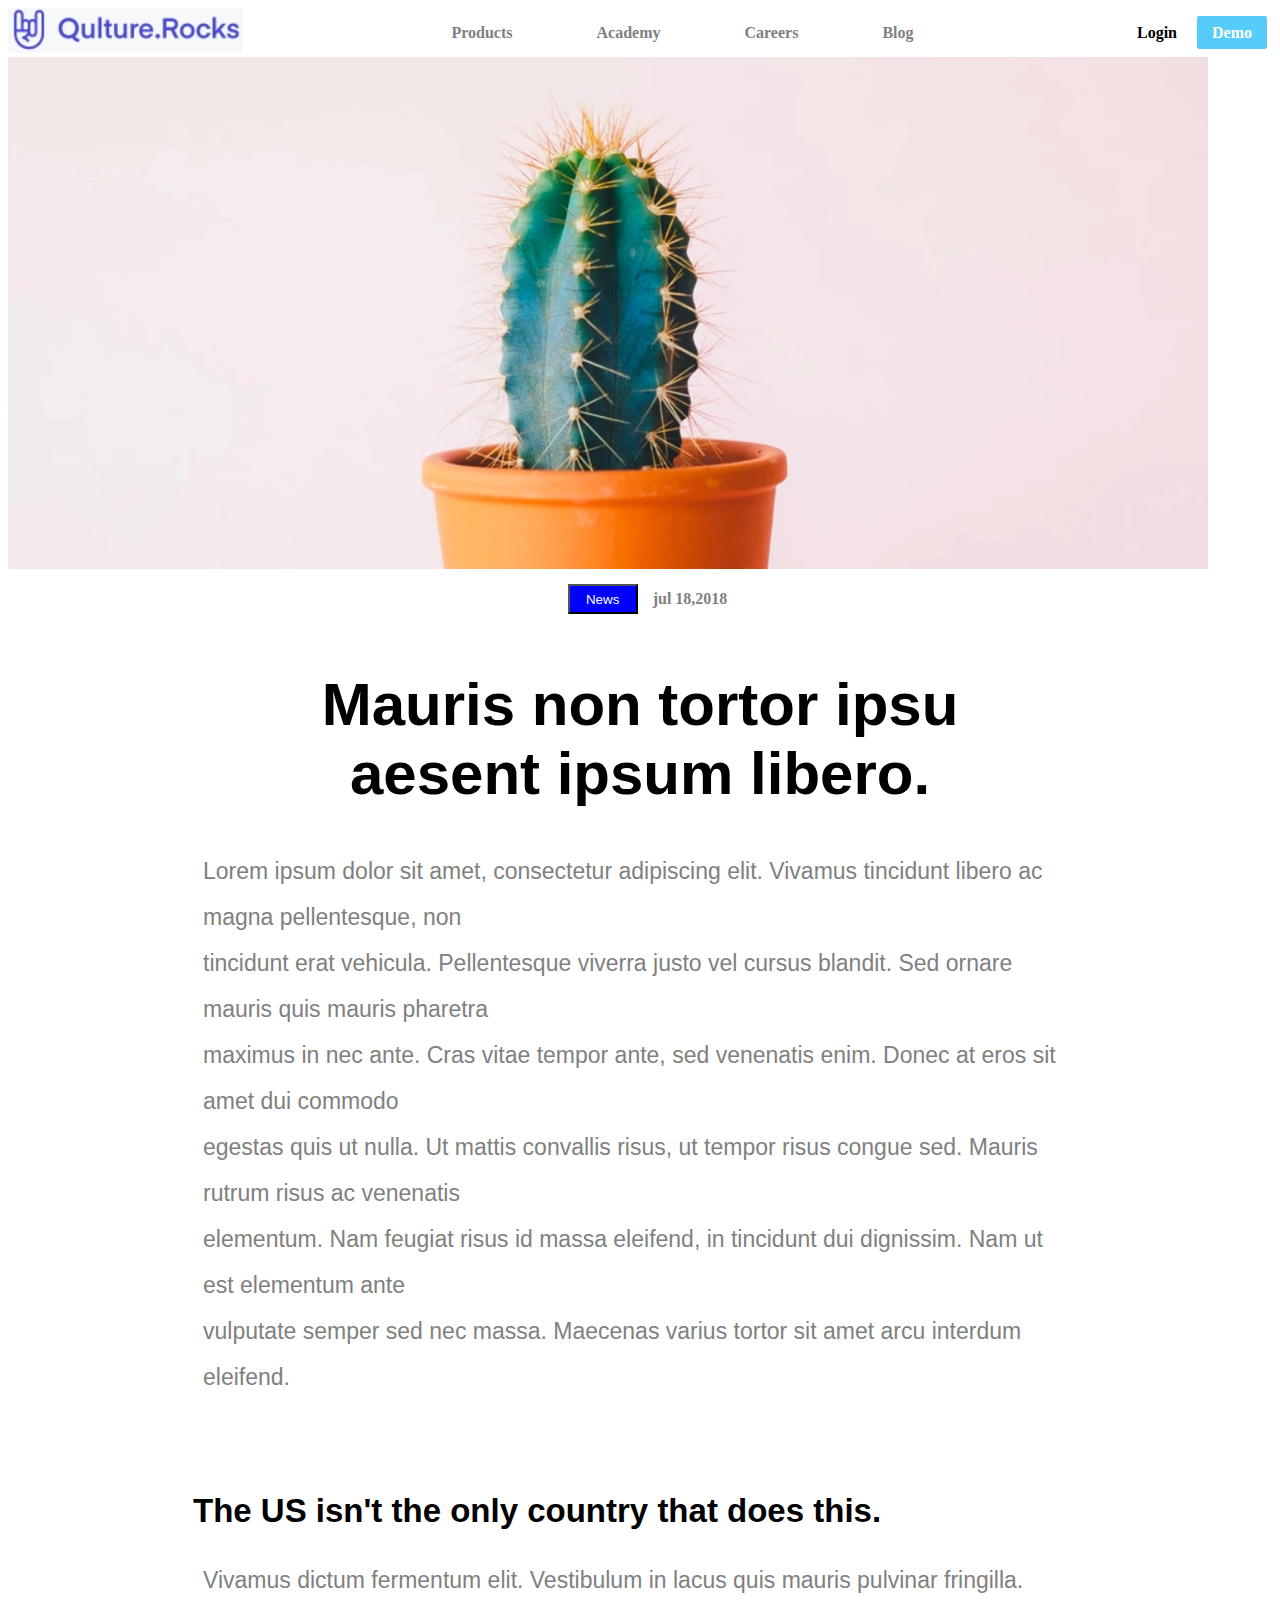
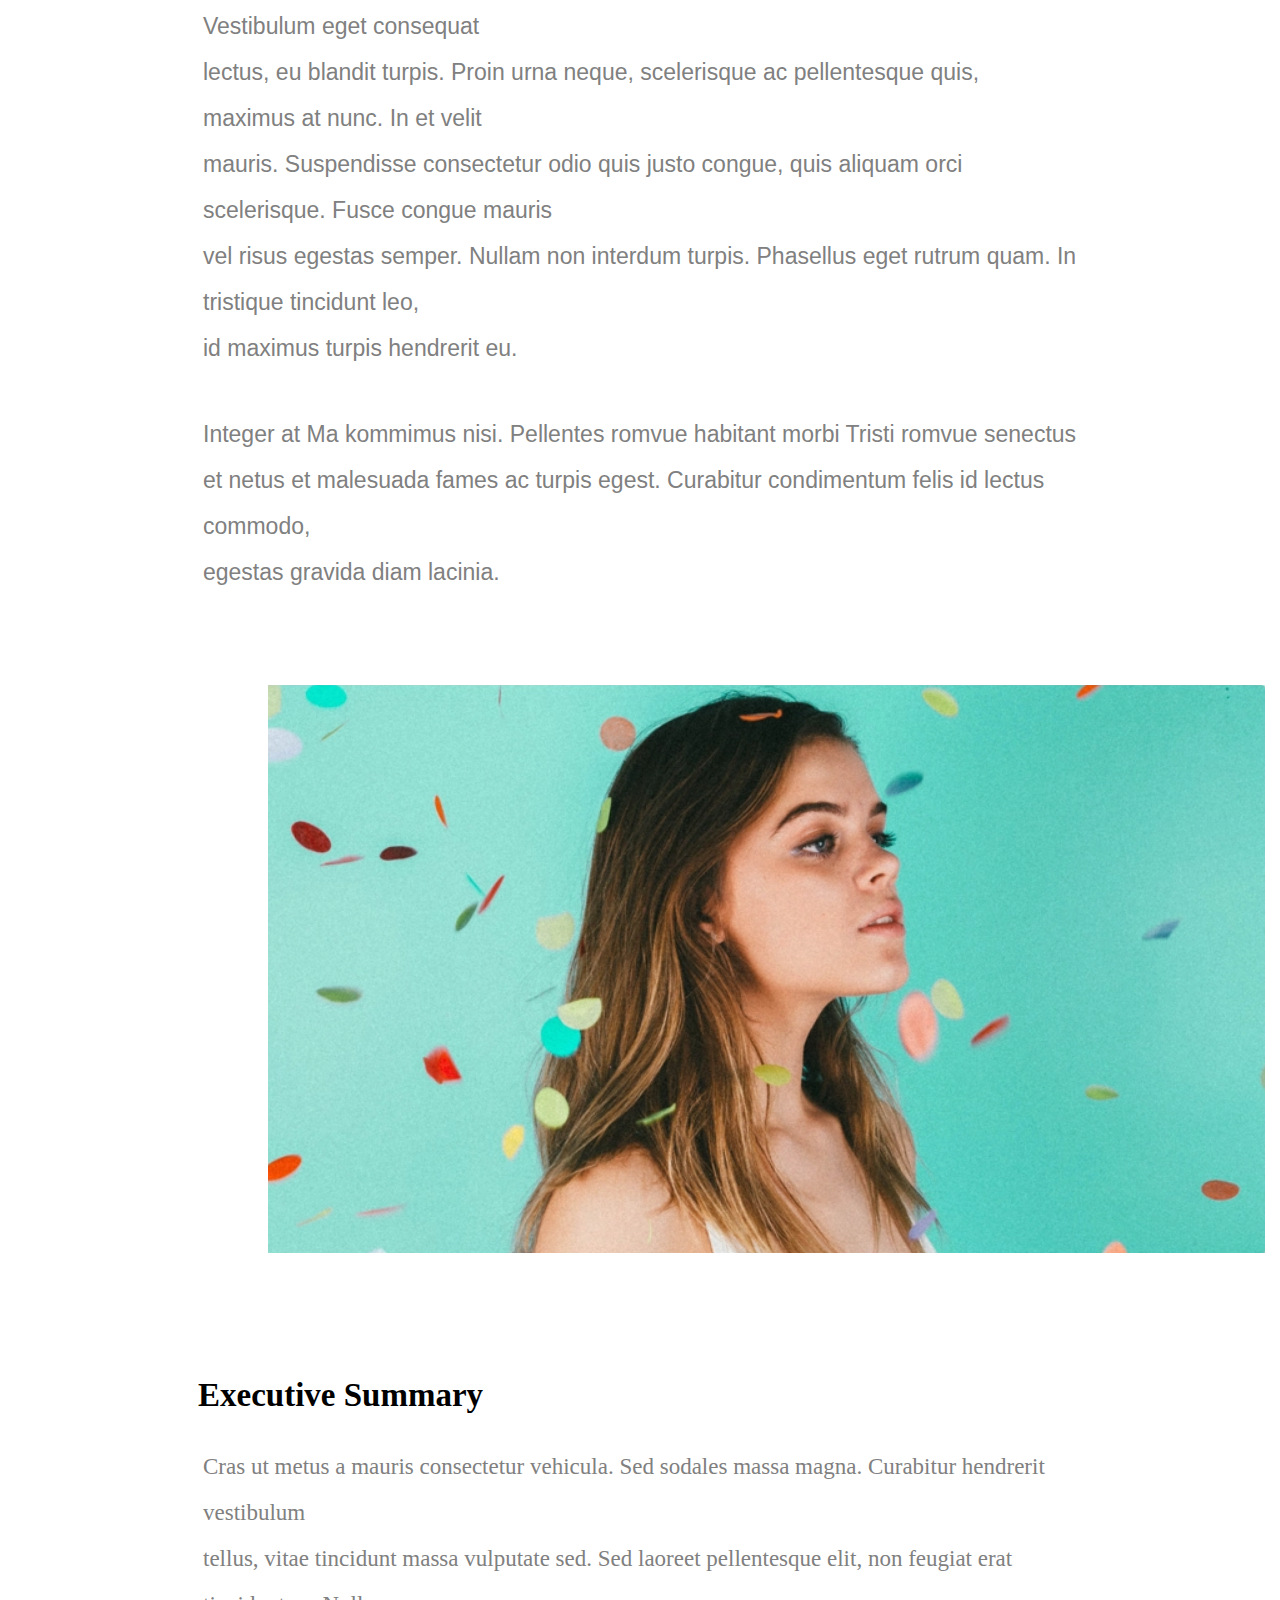
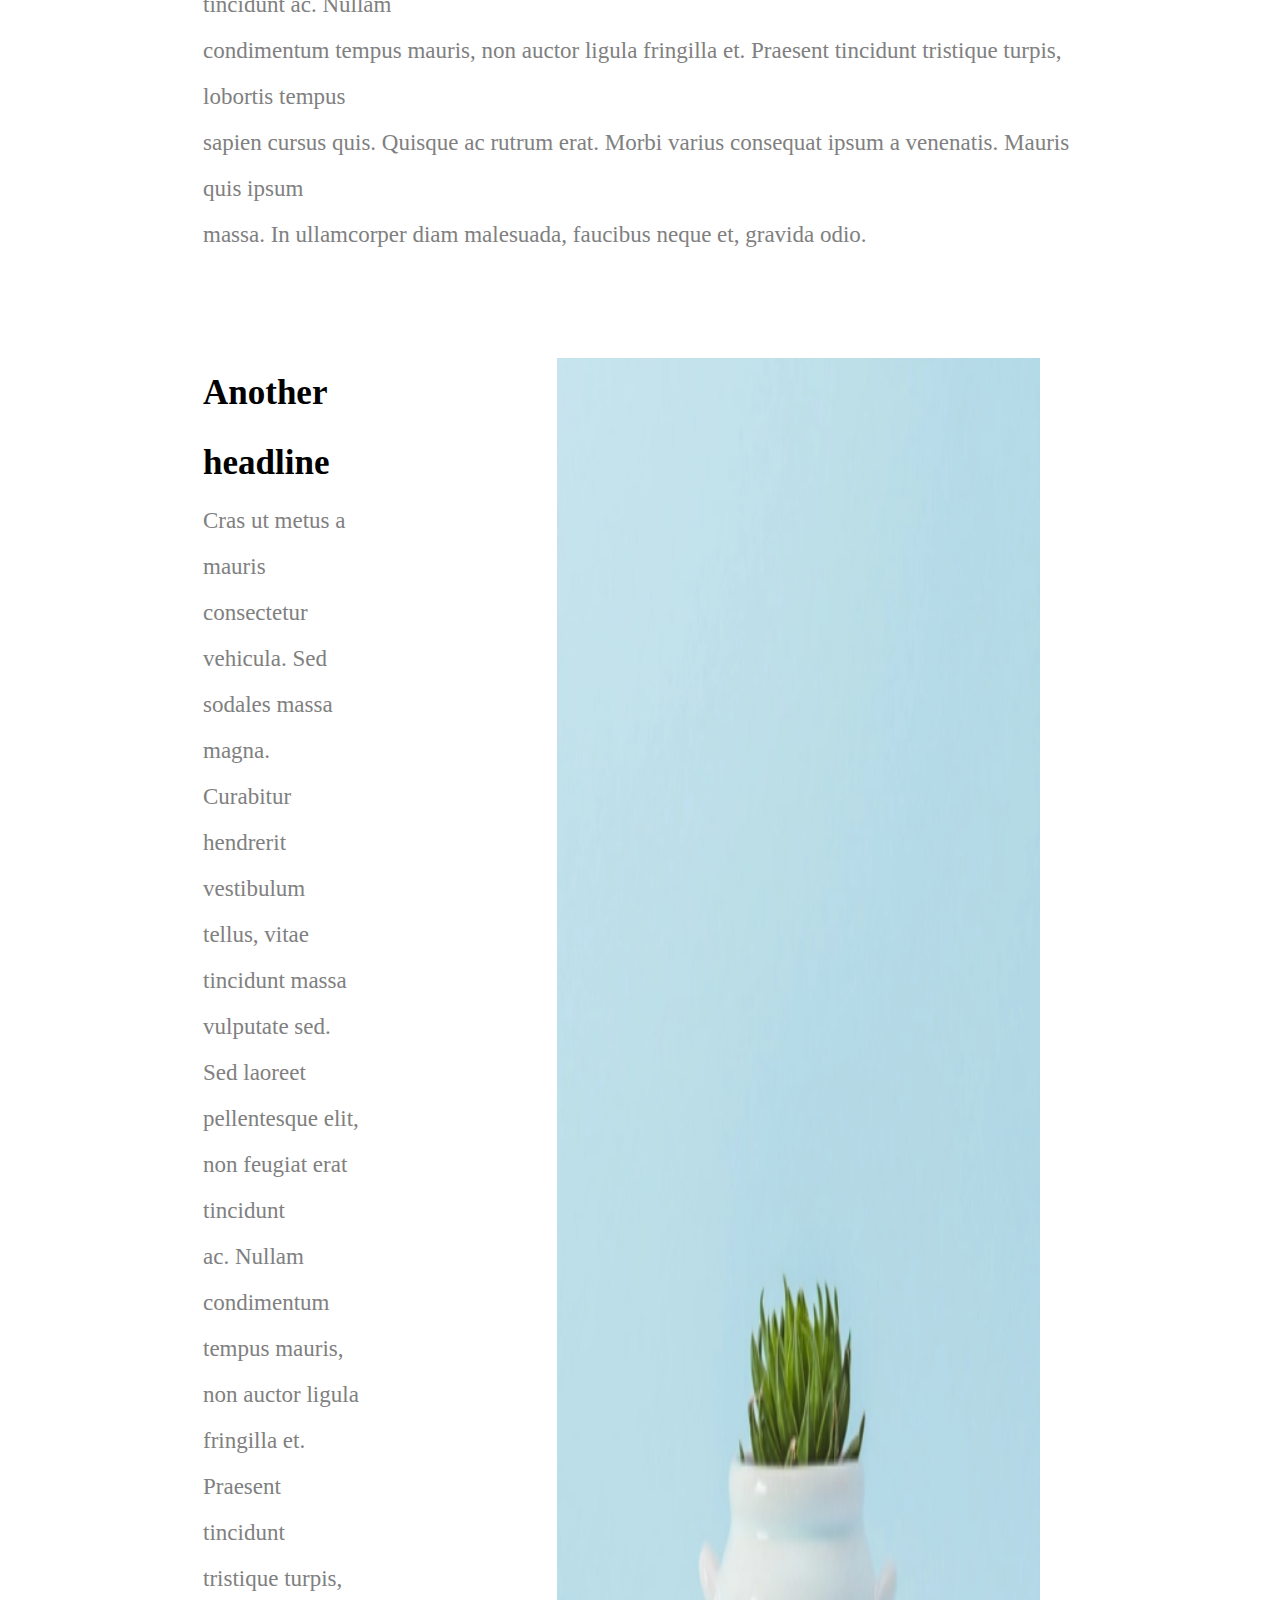
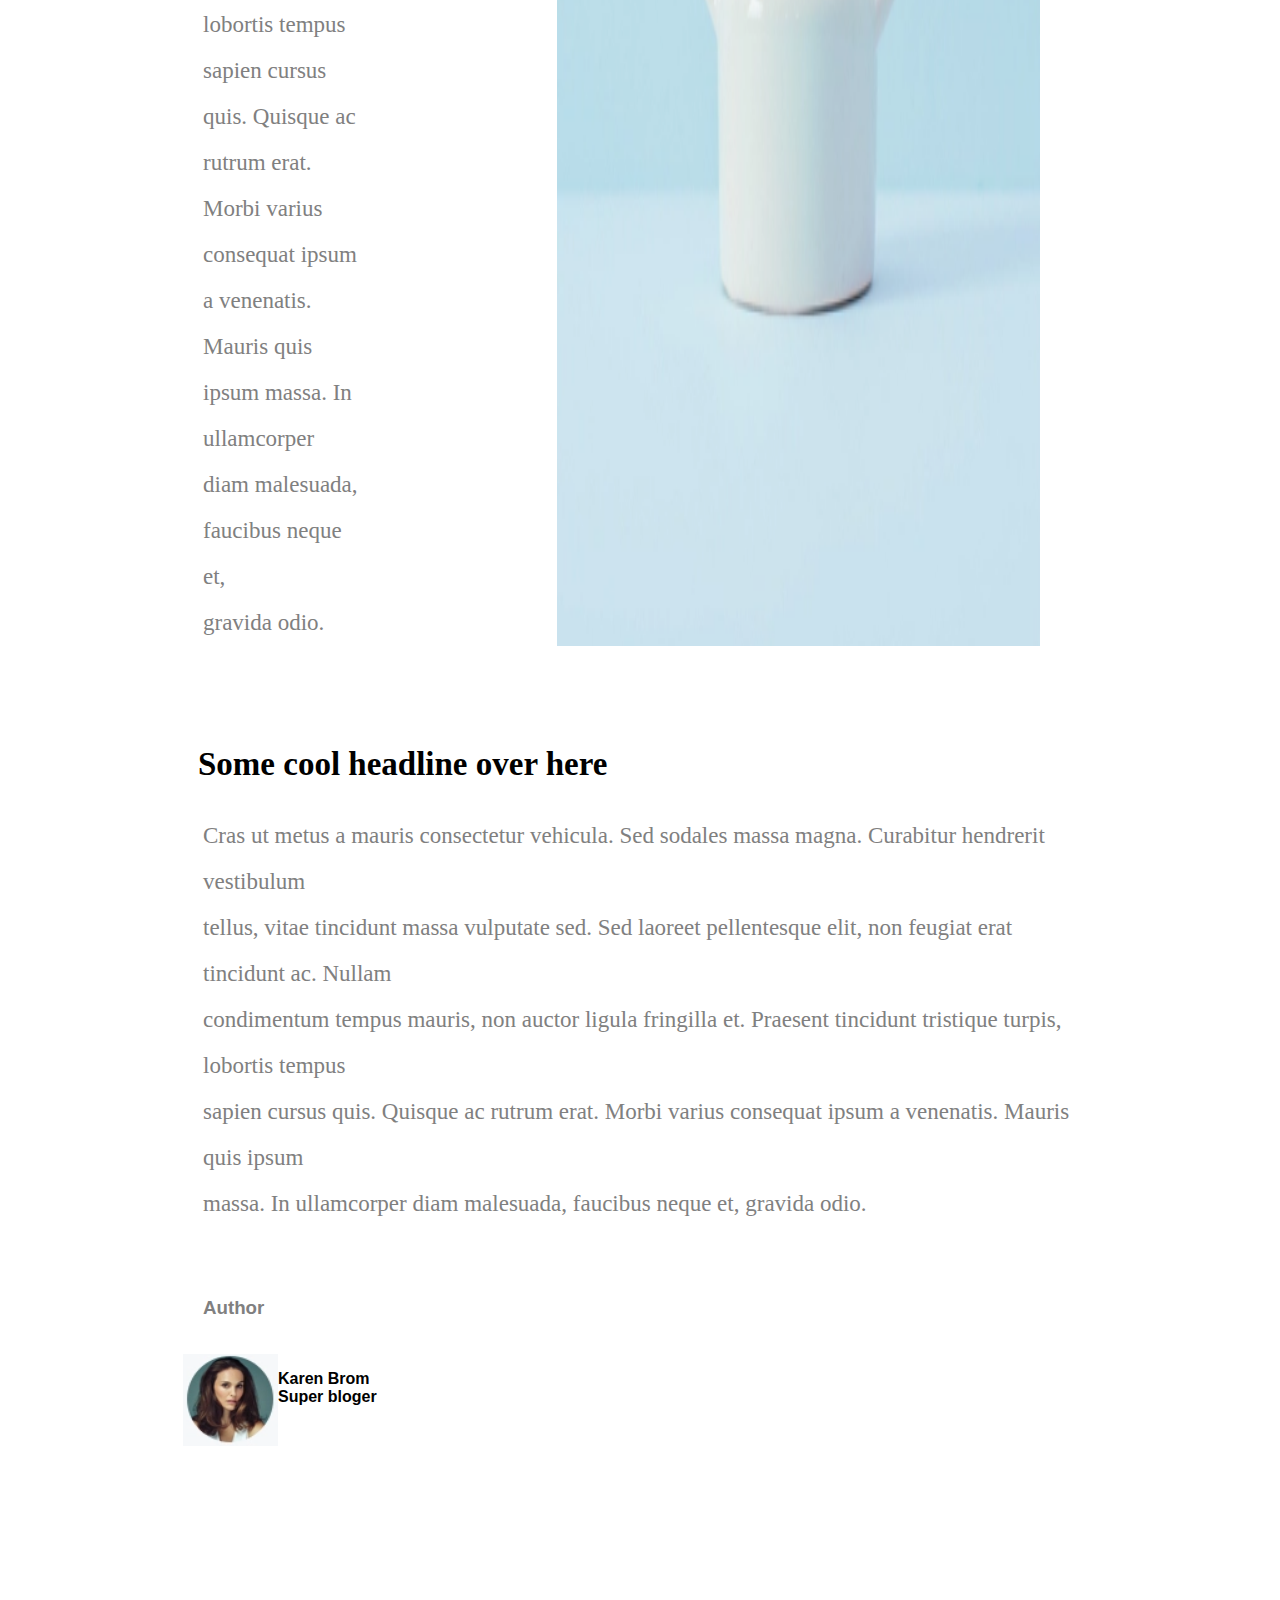
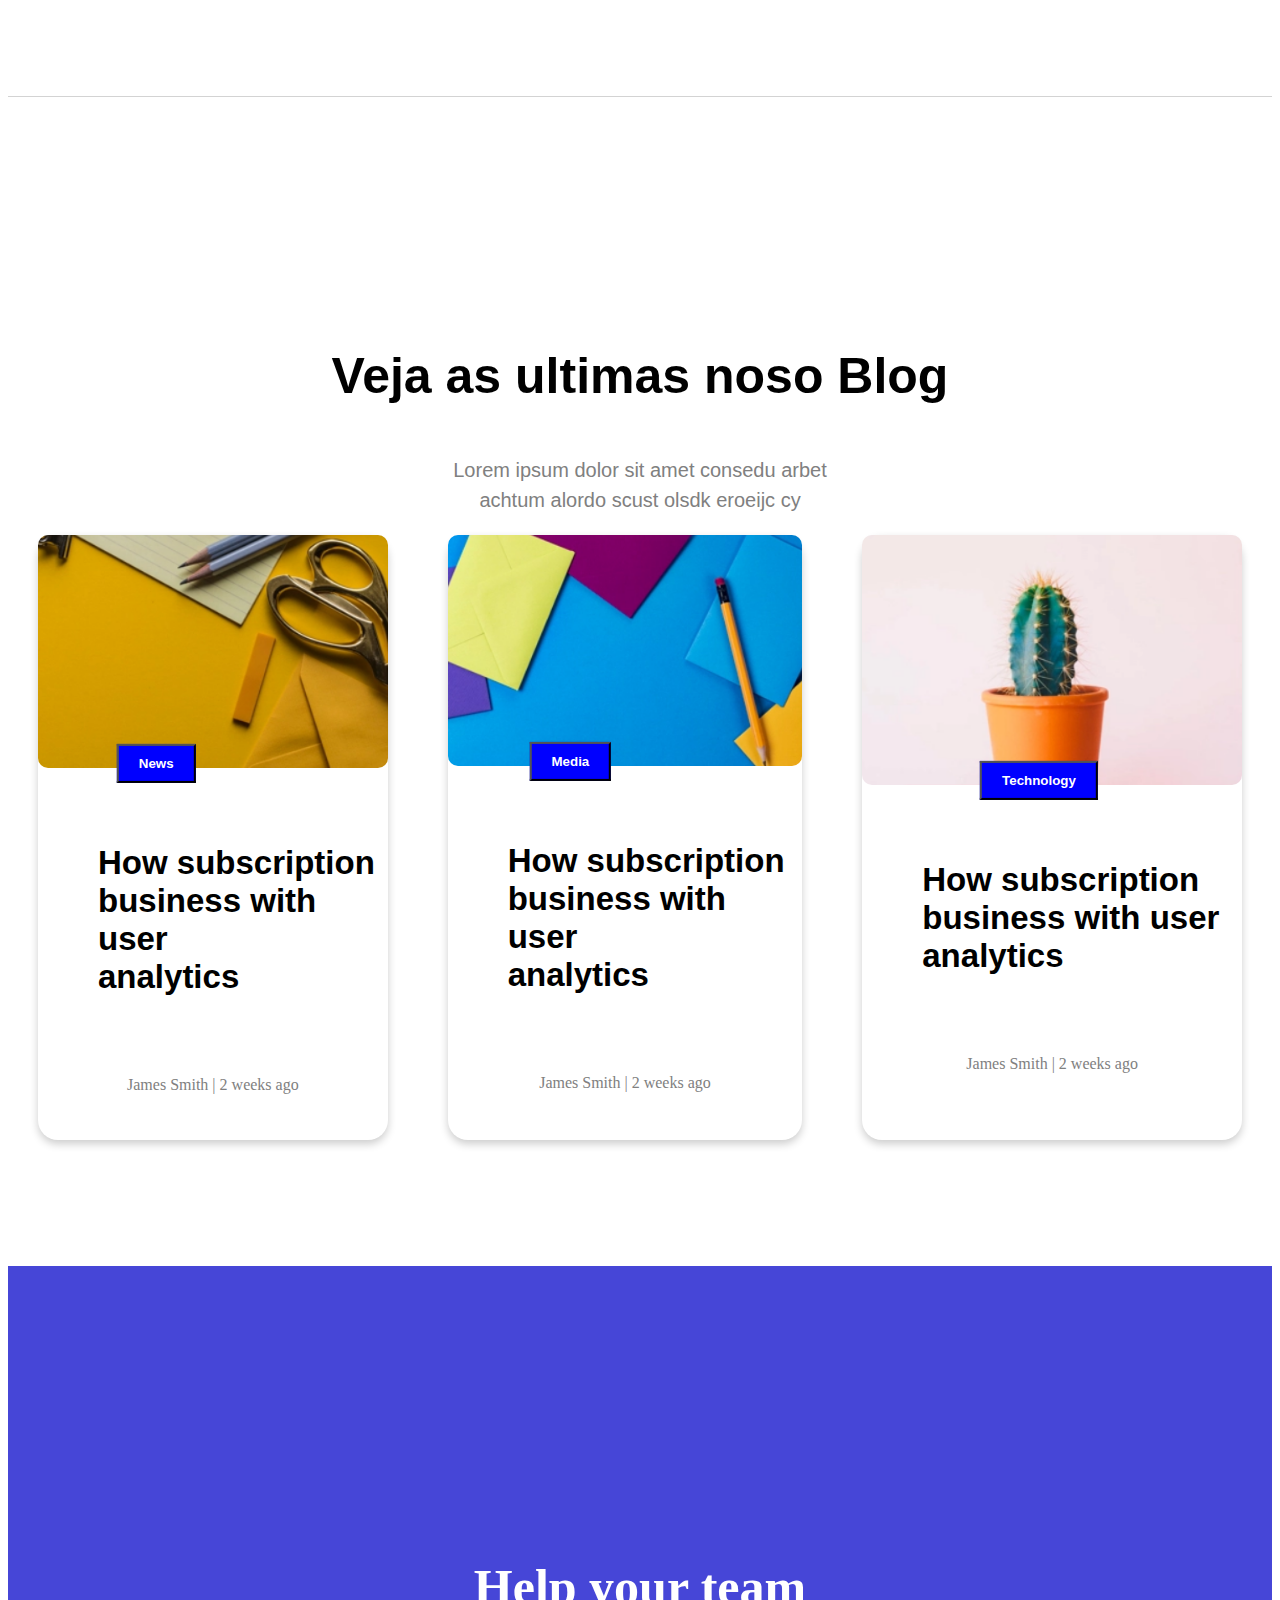
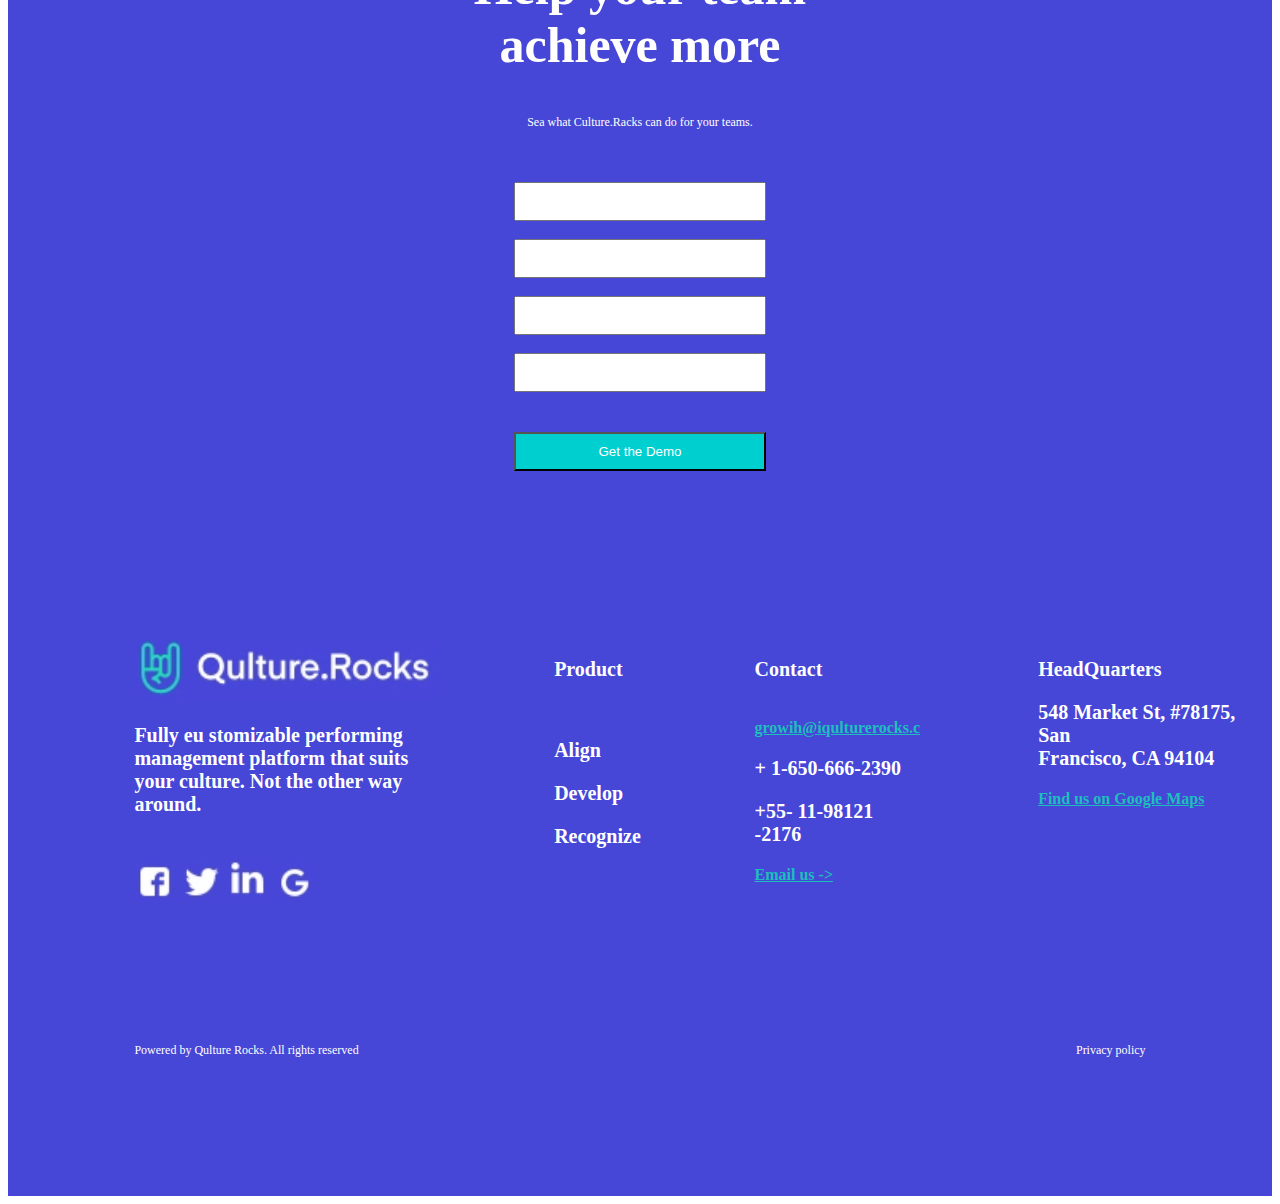
<file: index.html>
<!DOCTYPE html>
<html lang="en">
<head>
    <meta charset="UTF-8">
    <meta http-equiv="X-UA-Compatible" content="IE=edge">
    <meta name="viewport" content="width=device-width, initial-scale=1.0">
    <link rel="stylesheet" href="style.css">
    <title>Document</title>
</head>
<body>
    <!--Первый блок-->
    <section class="first_section">
        <div class="navigacia" >
            <nav class="left_block">
                <a href=""><img src="img/logo.PNG"></a>
            </nav>
            <nav class="center_block">
                <a href="">Products</a>
                <a href="">Academy</a>
                <a href="">Careers</a>
                <a href="">Blog</a>
            </nav>
            <nav class="right_block">
                <a href="">Login</a>
                <a class="demo" href="">Demo</a>
            </nav>
        </div>
    </section>
    <!--Второй блок-->
    <section class="cactus" >
        <img src="img/cactus.PNG">
        <div class="date">
            <button>News</button>
            <h4>jul 18,2018</h4>
        </div>
    </section>
    <!--Третий блок-->
    <section class="Password_tracking">
        <div class="info">
        <h1>Mauris non tortor ipsu
            <br>aesent ipsum libero.</h1>
        <p>Lorem ipsum dolor sit amet, consectetur adipiscing elit. Vivamus tincidunt libero ac magna pellentesque, non
            <br>tincidunt erat vehicula. Pellentesque viverra justo vel cursus blandit. Sed ornare mauris quis mauris pharetra
            <br>maximus in nec ante. Cras vitae tempor ante, sed venenatis enim. Donec at eros sit amet dui commodo
            <br>egestas quis ut nulla. Ut mattis convallis risus, ut tempor risus congue sed. Mauris rutrum risus ac venenatis
            <br>elementum. Nam feugiat risus id massa eleifend, in tincidunt dui dignissim. Nam ut est elementum ante
            <br>vulputate semper sed nec massa. Maecenas varius tortor sit amet arcu interdum eleifend.</p>
        <h2>The US isn't the only country that does this.</h2>
        <p>Vivamus dictum fermentum elit. Vestibulum in lacus quis mauris pulvinar fringilla. Vestibulum eget consequat
            <br> lectus, eu blandit turpis. Proin urna neque, scelerisque ac pellentesque quis, maximus at nunc. In et velit
            <br> mauris. Suspendisse consectetur odio quis justo congue, quis aliquam orci scelerisque. Fusce congue mauris
            <br> vel risus egestas semper. Nullam non interdum turpis. Phasellus eget rutrum quam. In tristique tincidunt leo,
            <br> id maximus turpis hendrerit eu.</p>        
        <p class="integers">Integer at Ma kommimus nisi. Pellentes romvue habitant morbi Tristi romvue senectus et netus et malesuada fames ac turpis egest. Curabitur condimentum felis id lectus commodo,
            <br> egestas gravida diam lacinia.</p>
        </div>
        <!--Четвертый блок-->
        <div class="girl">
            <img src="img/girl.PNG">
        </div>
        <!--Пятый блок-->
        <div class="basic_provisions">
        <h3>Executive Summary</h3>
        <p>Cras ut metus a mauris consectetur vehicula. Sed sodales massa magna. Curabitur hendrerit vestibulum
            <br>tellus, vitae tincidunt massa vulputate sed. Sed laoreet pellentesque elit, non feugiat erat tincidunt ac. Nullam
            <br>condimentum tempus mauris, non auctor ligula fringilla et. Praesent tincidunt tristique turpis, lobortis tempus
            <br>sapien cursus quis. Quisque ac rutrum erat. Morbi varius consequat ipsum a venenatis. Mauris quis ipsum
            <br>massa. In ullamcorper diam malesuada, faucibus neque et, gravida odio.
        </p>
        </div>
        <!--Шестой блок-->
        <div class="headline">
        <p>
            <b color="black">Another headline</b>
            <br>Cras ut metus a mauris consectetur
            <br>vehicula. Sed sodales massa magna.
            <br>Curabitur hendrerit vestibulum tellus, vitae
            <br>tincidunt massa vulputate sed. Sed laoreet
            <br>pellentesque elit, non feugiat erat tincidunt
            <br>ac. Nullam condimentum tempus mauris,
            <br>non auctor ligula fringilla et. Praesent
            <br>tincidunt tristique turpis, lobortis tempus
            <br>sapien cursus quis. Quisque ac rutrum erat.
            <br>Morbi varius consequat ipsum a venenatis.
            <br>Mauris quis ipsum massa. In ullamcorper
            <br>diam malesuada, faucibus neque et,
            <br>gravida odio.
        </p>
        <img src="img/pot.PNG">
        </div>
        <!--Седьмой блок-->
        <div class="fear">
            <h3>Some cool headline over here</h3>
            <p>Cras ut metus a mauris consectetur vehicula. Sed sodales massa magna. Curabitur hendrerit vestibulum
                <br>tellus, vitae tincidunt massa vulputate sed. Sed laoreet pellentesque elit, non feugiat erat tincidunt ac. Nullam
                <br>condimentum tempus mauris, non auctor ligula fringilla et. Praesent tincidunt tristique turpis, lobortis tempus
                <br>sapien cursus quis. Quisque ac rutrum erat. Morbi varius consequat ipsum a venenatis. Mauris quis ipsum
                <br>massa. In ullamcorper diam malesuada, faucibus neque et, gravida odio.
            </p>
        </div>
    </section>

    <!--Восьмой блок-->
    <section class="author">
        <h3>Author</h3>
        <div class="photo">
            <img src="img/author.PNG">
            <p>Karen Brom
                <br>Super bloger
            </p>
        </div>
        <div class="line">
        </div>
    </section>

     <!--Девятый блок-->
    <section class="blog">
        <div class="blogs_recentes">
            <h3>Veja as ultimas noso Blog</h3>
            <p>Lorem ipsum dolor sit amet consedu arbet
            <br>achtum alordo scust olsdk eroeijc cy</p>
        </div>
        <div class="cards">
            <!--Карточка News-->
            <div class="news">
                <img src="img/news.PNG">
                <button>News</button>
                <h3>How subscription
                    <br>business with user
                    <br>analytics
                </h3>
                <div class="name">
                    <p>
                        James Smith | 2 weeks ago
                    </p>
                </div>
            </div>
            <!--Карточка Media-->
            <div class="media">
                <img src="img/media.PNG">
                <button>Media</button>
                <h3>How subscription
                    <br>business with user
                    <br>analytics
                </h3>
                <div class="name">
                    <p>
                        James Smith | 2 weeks ago
                    </p>
                </div>
            </div>
            <!--Карточка Technology-->
            <div class="technology">
                <img src="img/technology.PNG">
                <button>Technology</button>
                <h3>How subscription
                    <br>business with user
                    <br>analytics
                </h3>
                <div class="name">
                    <p>
                        James Smith | 2 weeks ago
                    </p>
                </div>
            </div>
        </div>
    </section>
    <section class="footer">
        <div class="authorization">
            <h2>Help your team
                <br>achieve more</h2>
            <p>Sea what Culture.Racks can do for your teams.</p>
        </div>
        <div class="pole">
            <input 
                name=""   
                type="text" style="
            margin: 0 40%;
            padding: 10px 0px;
            ">
            <br>
            <input name="" type="text" style="
            margin: 0 40%;
            padding: 10px 0px;
            ">
            <br>
            <input name="" type="text"
            style="
            margin: 0 40%;
            padding: 10px 0px;
            ">
            <br>
            <input name="" type="text"
            style="
            margin: 0 40%;
            padding: 10px 0px;
            ">
            <button>Get the Demo</button>
        </div>
        <div class="info">
            <div class="first">
                <img src="img/log.PNG">
                <br><p>Fully eu stomizable performing
                    <br>management platform that suits
                    <br>your culture. Not the other way
                    <br>around.
                </p>
                <br>
                <img src="img/face.PNG">
                <img src="img/twit.PNG">
                <img src="img/in.PNG">
                <img src="img/google.PNG">
            </div>
            <div class="second">
                <p>Product</p>
                <br>
                <p>Align</p>
                <p>Develop</p>
                <p>Recognize</p>
            </div>
            <div class="third">
                <p>Contact</p>
                <br>
                <a href="">growih@iqulturerocks.c</a>
                <p>+ 1-650-666-2390</p>
                <p>+55- 11-98121 -2176</p>
                <a href="">Email us -></a>
            </div>
            <div class="fourth">
                <p>HeadQuarters</p>
                <p>548 Market St, #78175, San
                    <br>Francisco, CA 94104</p>
                <a href="">Find us on Google Maps</a>
            </div>
        </div>
        <div class="end">
            <p>Powered by Qulture Rocks. All rights reserved</p>
            <p>Privacy policy</p>
        </div>
    </section>
</body>
</html>
</file>
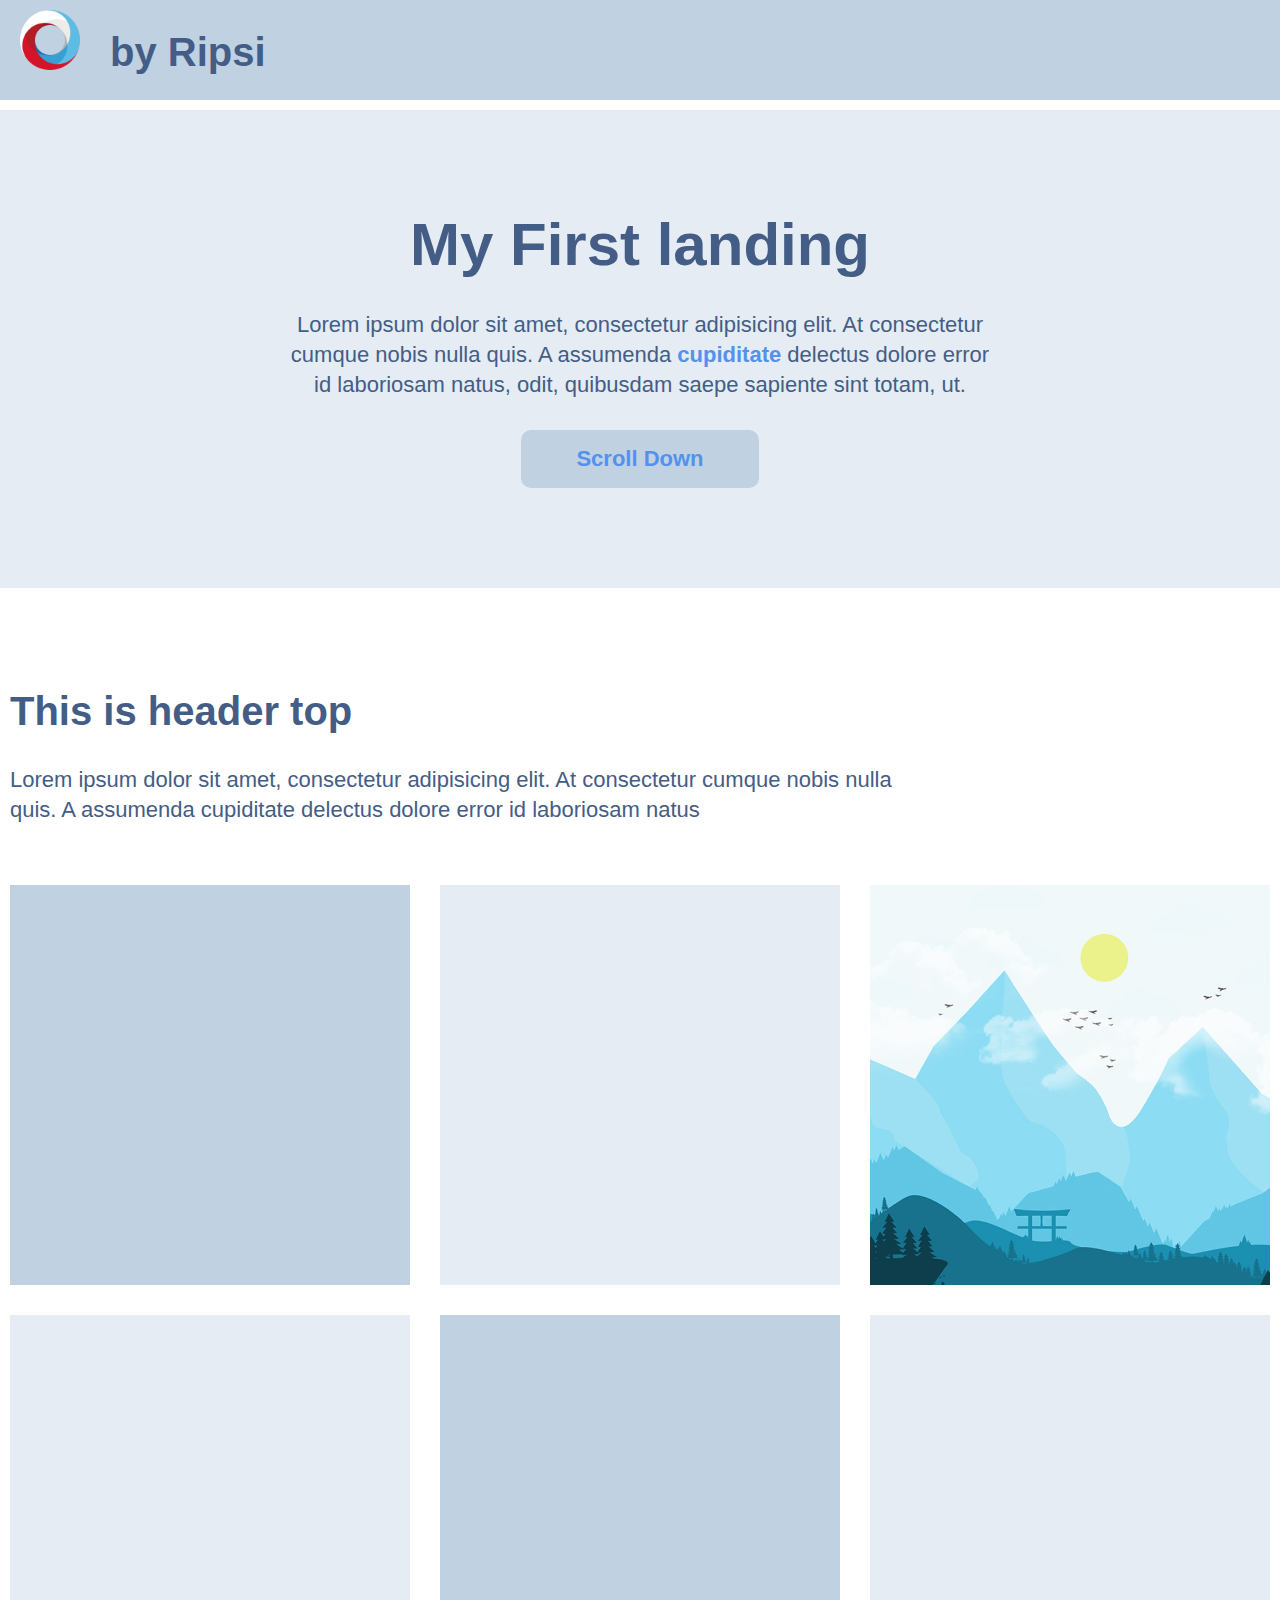
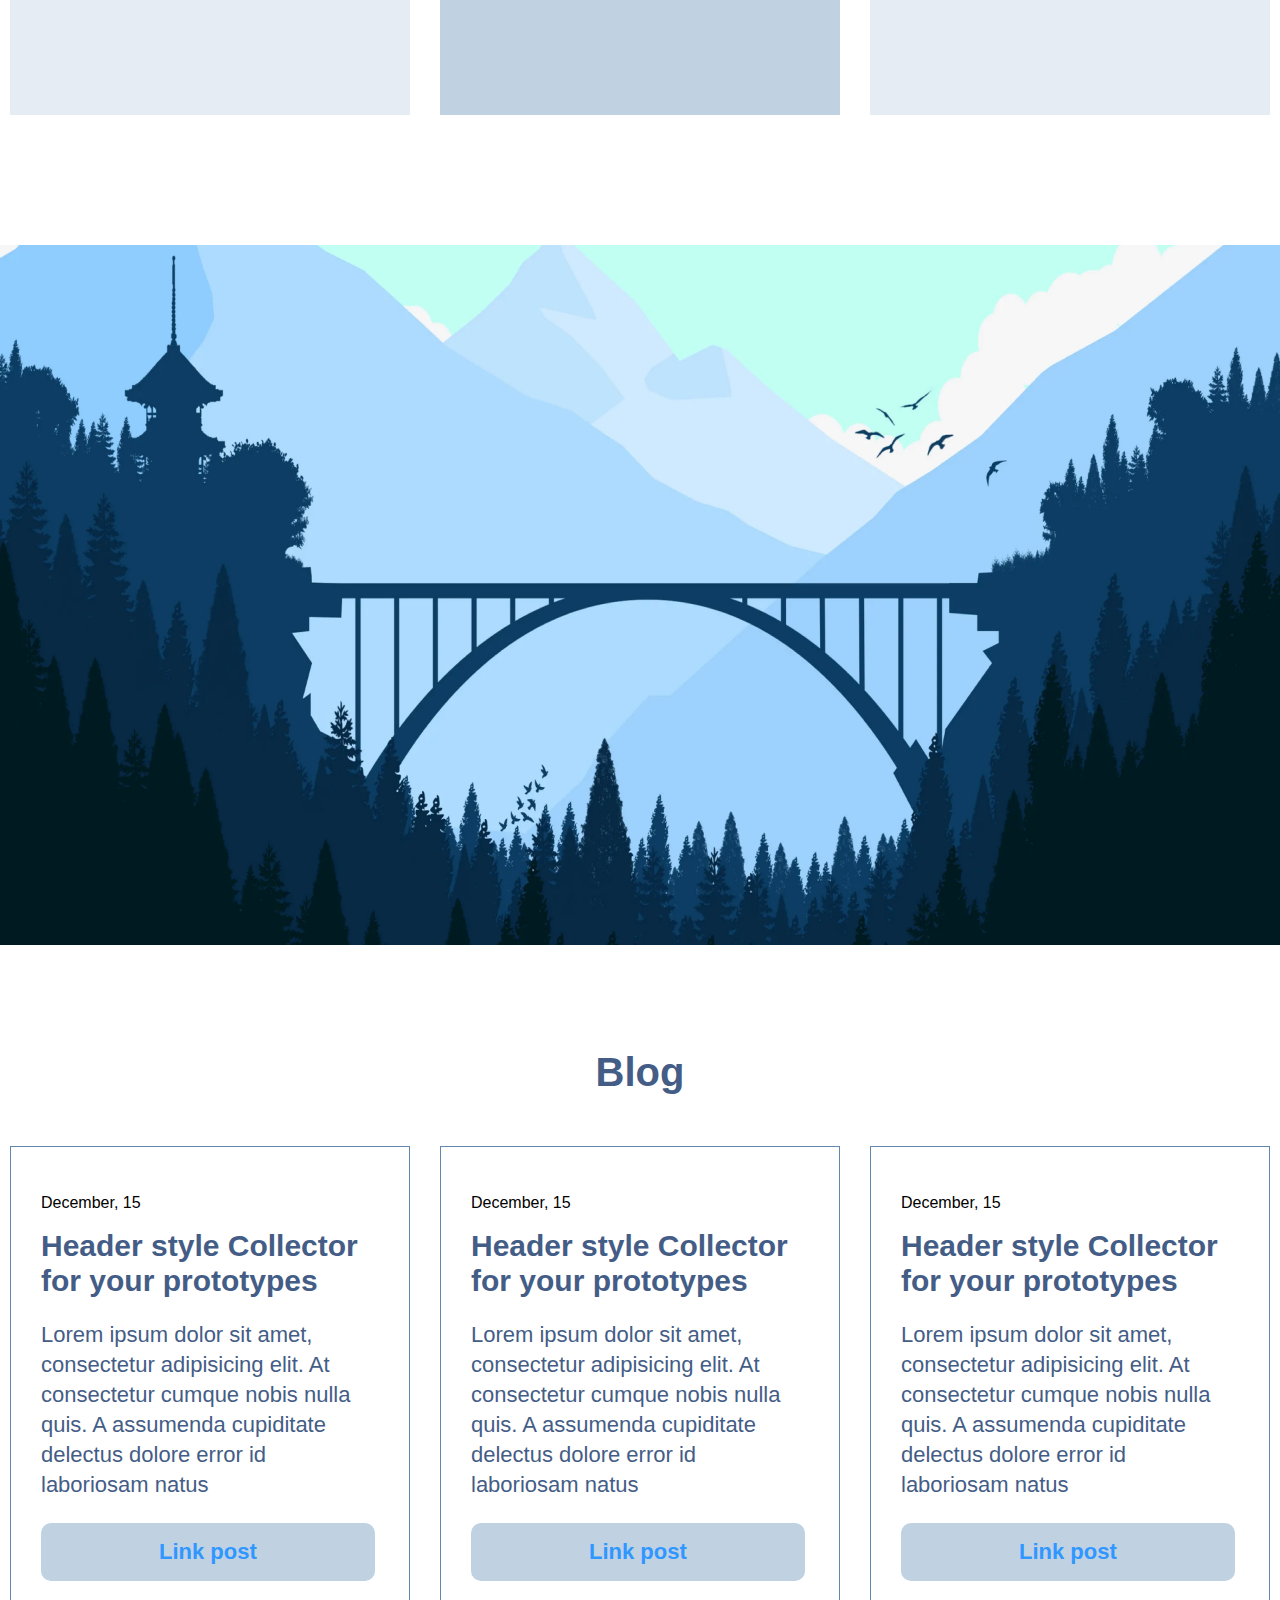
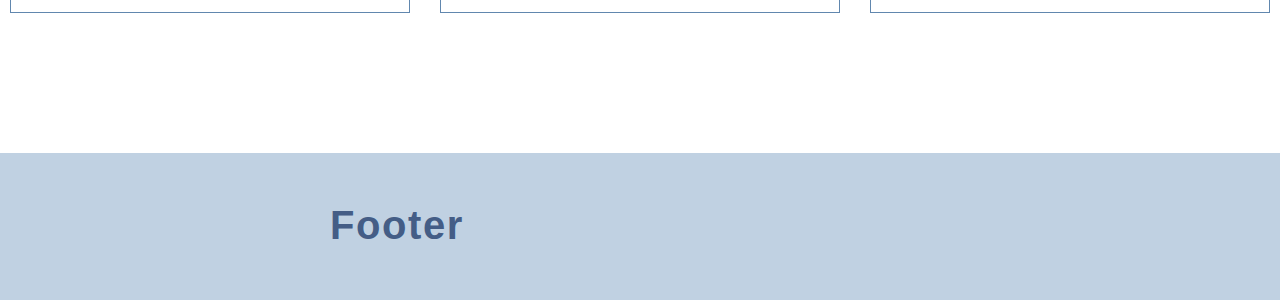
<file: blue.html>
<!DOCTYPE html>
<html lang="ru">
<head>
    <meta charset="UTF-8">
    <title>Document</title>
    <link rel="stylesheet" href="css/style.css">
</head>
<body>

    <!--Первый блок-->

    <header class="header">
        <img src="img/logo.png" class="logo-img">
        <p class="name-company">by Ripsi</p>
    </header>

    <!--Второй блок-->
    <div class="introduction">
        <div class="container">
            <h1>My First landing</h1>
            <p>Lorem ipsum dolor sit amet, consectetur adipisicing elit. At consectetur cumque nobis nulla quis. A assumenda <span>cupiditate</span> delectus dolore error id laboriosam natus, odit, quibusdam saepe sapiente sint totam, ut.</p>
            <button>Scroll Down</button>
        </div>
    </div>

    <div class="header-top container">
         <!--Третий блок-->
        <div class="framework">
            <h2>This is header top</h2>
            <p>Lorem ipsum dolor sit amet, consectetur adipisicing elit. At consectetur cumque nobis nulla quis. A assumenda cupiditate delectus dolore error id laboriosam natus</p>
        </div>

        <!--Четвертый блок-->
        <div class="squares">
            <div></div>
            <div></div>
            <div>
                <img src="img/mountains.png">
            </div>
            <div></div>
            <div></div>
            <div></div>
        </div>
    </div>

    <!--Пятый блок-->
    <div class="bridge"> 
        <img src="img/bridge.png">
    </div>

    <!--Шестой блок блог -->
    <div class="blogs">

        <h3 class="title">Blog</h3>
    
        <div class="container">
            <div class="blog item-1">
                <p>December, 15</p>
                <h4>Header style Collector for your prototypes</h4>
                <p class="text"> Lorem ipsum dolor sit amet, consectetur adipisicing elit. At consectetur cumque nobis nulla quis. A assumenda cupiditate delectus dolore error id laboriosam natus</p>
                <button>Link post</button>
            </div>
    
            <div class="blog item-2">
                <p>December, 15</p>
                <h4>Header style Collector for your prototypes</h4>
                <p class="text"> Lorem ipsum dolor sit amet, consectetur adipisicing elit. At consectetur cumque nobis nulla quis. A assumenda cupiditate delectus dolore error id laboriosam natus</p>
                <button>Link post</button>                 
            </div>
    
            <div class="blog item-3">
                <p>December, 15</p>
                <h4>Header style Collector for your prototypes</h4>
                <p class="text"> Lorem ipsum dolor sit amet, consectetur adipisicing elit. At consectetur cumque nobis nulla quis. A assumenda cupiditate delectus dolore error id laboriosam natus</p>
                <button>Link post</button>                 
            </div>
        </div>
        
    </div>

    <!--Седьмой блок-->
    <div class="end"> 
        <p>Footer</p>
    </div>

</body>
</html>
</file>
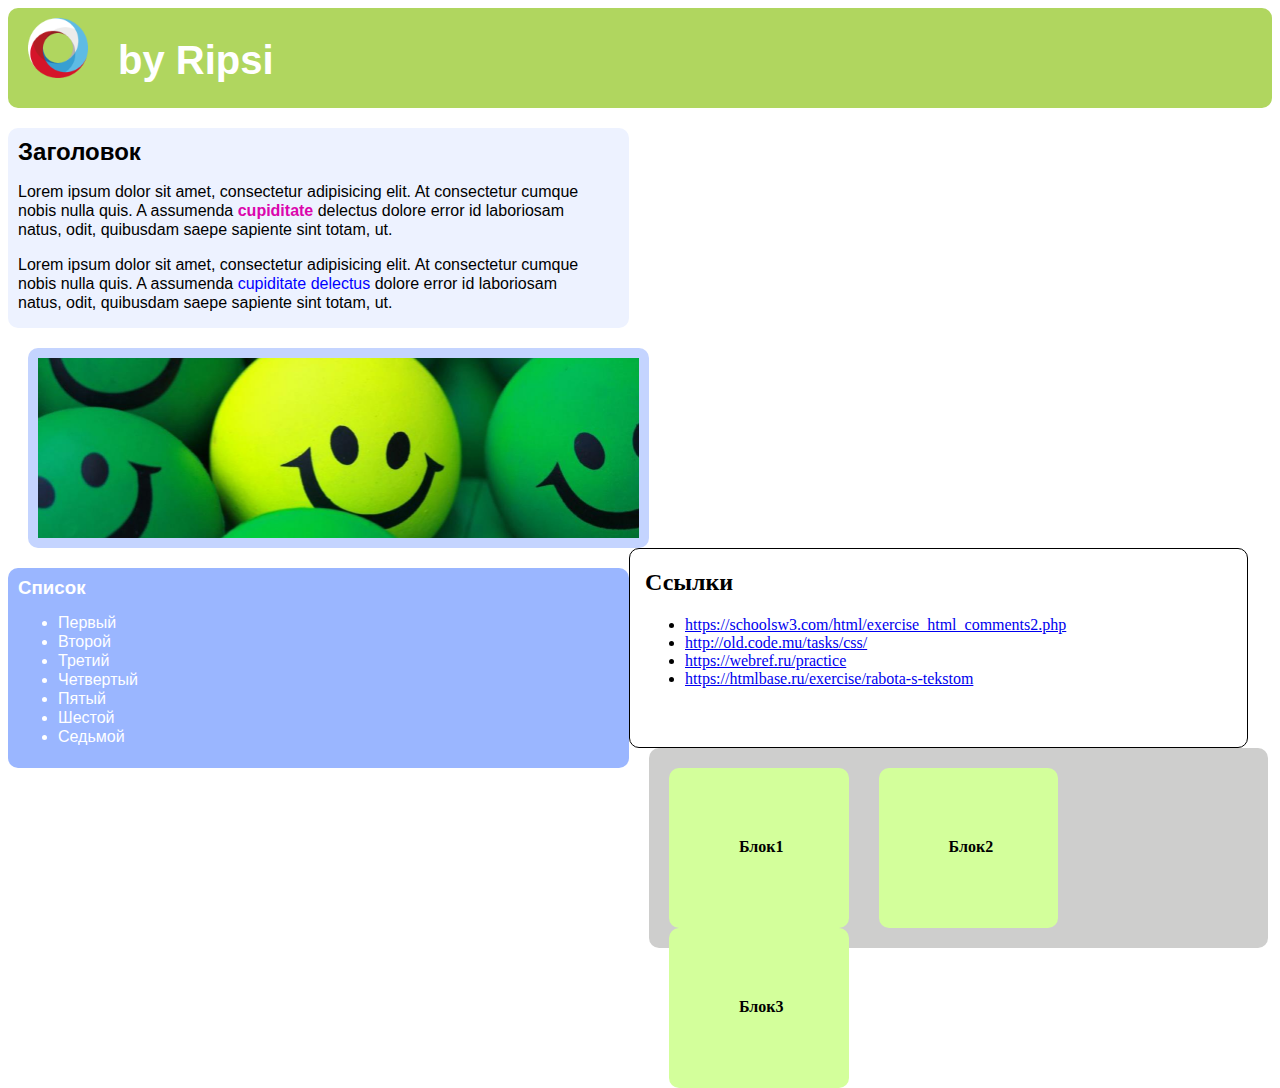
<file: first layout/Figma1.html>
<!DOCTYPE html>
<html lang="ru">
<head>
    <meta charset="UTF-8">
    <title>Document</title>
    <link rel="stylesheet" href="style.css">
</head>
<body>

    <!--Первый блок-->

    <div class="item header">
        <img src="logo.png" class="logo-img">
        <p class="name-company">by Ripsi</p>
    </div>

    <!--Второй блок-->

    <div class="content">


        <!--1-->
        <div class="item text-lorem">
            <h2 class="heading">Заголовок</h2>
            <p class="content1">Lorem ipsum dolor sit amet, consectetur adipisicing elit. At consectetur cumque nobis nulla quis. A assumenda <span class="textcolor">cupiditate</span> delectus dolore error id laboriosam natus, odit, quibusdam saepe sapiente sint totam, ut.</p>
            <p class="content2">Lorem ipsum dolor sit amet, consectetur adipisicing elit. At consectetur cumque nobis nulla quis. A assumenda <span class="textcolor2">cupiditate delectus</span> dolore error id laboriosam natus, odit, quibusdam saepe sapiente sint totam, ut.</p>
        </div>

        <!--2 -->
        <div class="item smail">
            <img src="smail.png">
        </div>

        <!--3 -->
        <div class="item list">
            <h3>Список</h3>
            <ul>
                <li>Первый</li>
                <li>Второй</li>
                <li>Третий</li>
                <li>Четвертый</li>
                <li>Пятый</li>
                <li>Шестой</li>
                <li>Седьмой</li>
            </ul>
        </div>
    </div>

    <!--Третий блок-->

    <div class="blocks">

        <div class="links">
            <h2>Ссылки</h2>
            <ul>
                <li><a href="https://schoolsw3.com/html/exercise_html_comments2.php">https://schoolsw3.com/html/exercise_html_comments2.php</a></li>
                <li><a href="http://old.code.mu/tasks/css/">http://old.code.mu/tasks/css/</a></li>
                <li><a href="https://webref.ru/practice">https://webref.ru/practice</a></li>
                <li><a href="https://htmlbase.ru/exercise/rabota-s-tekstom">https://htmlbase.ru/exercise/rabota-s-tekstom</a></li>
            </ul>
        </div>

        <div class="block">
            <div class="blockstyle">
               <p>Блок1</p>
            </div>
            <div class="blockstyle">
                <p>Блок2</p>
            </div>
            <div class="blockstyle">
               <p>Блок3</p>
            </div>
        </div>

    </div>
</body>
</body>
</html>
</file>
<file: style.css>
/*Первый блок*/
.navigacia
{
    display: flex;
    justify-content: space-between;
    align-items: center;
}

.navigacia a {
    
    text-decoration: none;
}

.left_block
{
    display: flex;
    justify-content:left;
}

.center_block
{
    display: flex;
    justify-content:center;
}

.center_block a 
{
    padding: 0 20%;
    font-weight: bold;
    color: grey;
}

.right_block
{
    display: flex;
    justify-content:right;
    align-items: center;
    text-decoration: none;
}

.right_block a 
{
    font-weight: bold;
    color: black;
    padding: 0 10%;
}

.right_block .demo
{
    font-weight: bold;
    color: white;
    background-color: rgb(86, 204, 250);
    border-radius: 2px;
    padding: 5% 10%;
    margin: 5px;
    width: 100px;
}

/*Второй блок*/
.cactus
{
    display: flex;
    flex-direction: column;
    justify-content: center;
}

.cactus img 
{
    width: 1200px;
    text-align: center;
}

.cactus .date
{
    display: flex;
    justify-content: center;
}

.cactus .date button
{
    color: white;
    background-color: blue;
    width: 70px;
    height: 30px;
    padding: 5px 5px;
    margin: 15px;
}

.cactus .date h4
{
    color: grey;
}

/*Третий блок*/
.Password_tracking .info
{
    font-family: Arial, Helvetica, sans-serif;
}
.Password_tracking h1
{
    font-size: 60px;
    text-align: center;
}

.Password_tracking p
{
    margin: 0px 195px;
    font-size: 23px;
    color: grey;
    line-height: 2.0;
}

.Password_tracking h2
{
    margin-top: 92px;
    margin-left: 185px;
    font-size: 33px;
}

.Password_tracking .integers
{
    margin-top: 40px;
}

/*Четвертый блок*/
.Password_tracking .girl
{
    padding: 90px 260px;
}

.Password_tracking h3
{
    margin: 30px 190px;
    font-size: 33px;
}

/*Пятый блок*/
.basic_provisions h3
{
    margin: 30px 190px;
    font-size: 33px;
}

.basic_provisions p
{
    margin: 0px 195px;
    font-size: 23px;
    color: grey;
    line-height: 2.0;
}

/*Шестой блок*/
.headline
{
    margin-top: 100px;
    display: flex;
    justify-content: center;
}

.headline b
{
    color: black;
    font-weight: bold;
    font-size: 35px;
}

.headline p
{
    margin: 0px 195px;
    font-size: 23px;
    color: grey;
    line-height: 2.0;
}

.headline img
{
    margin-right: 232px;
}

/*Седьмой блок*/
.fear
{
    margin-top: 100px;
}

.fear h3
{
    margin: 30px 190px;
    font-size: 33px;
}

.fear p
{
    margin: 0px 195px;
    font-size: 23px;
    color: grey;
    line-height: 2.0;
}

/*Восьмой блок*/
.author
{   
   font-family: Arial, Helvetica, sans-serif;
   font-weight: bolder;
}
.author h3
{   
    margin: 70px 0 0 195px;
    color: grey;
}

.author .photo
{
    display: flex;
    margin: 35px 0px 0px 175px;
}

.line
{
    margin: 250px 0;
    border-top: 1px solid;
    color: lightgrey;
}

/*Девятый блок*/
.blogs_recentes
{
    font-family: Arial;
    text-align: center;
}

.blogs_recentes h3
{
    font-size: 50px;
}

.blogs_recentes p
{
    line-height: 1.5;
    color: grey;
    font-size: 20px;
}

.blog .cards
{
    display: flex;
    flex-direction: row;
    justify-content: space-around;
}

/*Карточка News*/
.cards .news
{
    box-shadow: 0 4px 8px 0 rgba(0,0,0,0.2);
    transition: 0.3s;
    padding-bottom: 30px;
    border-radius: 20px;
    margin-left: 30px;
    margin-right: 30px;
}

.cards .news img
{
    border-radius: 10px;
    width: 100%;
}

.cards button
{
    background-color: blue;
    position: initial;
    transform: translate(100%, -72%);
    padding: 10px 20px;
    color: white;
    font-weight: bold;
}

.cards .news h3
{
    text-align: left;
    font-size: 33px;
    font-family: Arial;
    margin-left: 60px;
    font-weight: bold;
}

.cards .name 
{
    font-size: 15x;
    color: grey;
}

/*Карточка Media*/
.cards .media
{
    box-shadow: 0 4px 8px 0 rgba(0,0,0,0.2);
    transition: 0.3s;
    padding-bottom: 30px;
    border-radius: 20px;
    margin-left: 30px;
    margin-right: 30px;
}

.cards .media img
{
    border-radius: 10px;
    width: 100%;
}

.cards button
{
    background-color: blue;
    position: initial;
    transform: translate(100%, -72%);
    padding: 10px 20px;
    color: white;
    font-weight: bold;
}

.cards .media h3
{
    text-align: left;
    font-size: 33px;
    font-family: Arial;
    margin-left: 60px;
    font-weight: bold;
}

.cards .name 
{
    font-size: 15x;
    color: grey;
}

/*Карточка Technology*/
.cards .technology
{
    box-shadow: 0 4px 8px 0 rgba(0,0,0,0.2);
    transition: 0.3s;
    padding-bottom: 30px;
    border-radius: 20px;
    margin-left: 30px;
    margin-right: 30px;
}

.cards .technology img
{
    border-radius: 10px;
    width: 100%;
}

.cards button
{
    background-color: blue;
    position: initial;
    transform: translate(100%, -72%);
    padding: 10px 20px;
    color: white;
    font-weight: bold;
}

.cards .technology h3
{
    text-align: left;
    font-size: 33px;
    font-family: Arial;
    margin-left: 60px;
    font-weight: bold;
}

.cards .name 
{
    font-size: 15x;
    color: grey;
    text-align: center;
    margin-top: 80px;
}
.footer
{ 
    display: flex;
    flex-direction: column;
    background-color: #4646d7;
    color: white;
    margin-top: 10%;
}
.footer .authorization
{
   text-align: center;
   margin-top: 250px; 
}

.footer h2
{
   font-size: 50px;
}

.footer p
{
   font-size: 12px;
}

.footer .pole
{
    display: flex;
    flex-direction: column;
    margin-top: 40px;
}

.footer .pole button 
{
    padding: 10px 0;
    margin: 40px 40%;
    color: white;
    background-color:#00cfcf;
}

.footer .info 
{
    display: flex;
    align-items: start;
    font-weight: bold;
}

.footer .info p
{
    font-size: 20px;
}

.footer .info  a
{
    color: #1dbfbc;
}

.footer .info 
{
    margin-left: 10%;
    margin-top: 10%;
}

.footer .info .second
{
    margin-left: 10%;
}

.footer .info .third
{
    margin-left: 10%;
}

.footer .info .fourth
{
    margin-left: 10%;
}

.end 
{
    background-color: #4646d7;
    color: white;
    display: flex;
    justify-content: space-between;
    margin: 10%;
}
</file>
<file: css/style.css>
* {
    box-sizing: border-box;
}

body {
    font-family: Arial;
    margin: 0;
}

.container {
    max-width: 1260px;
    margin: 0 auto;
}

/* Первый блок */
.header {
    background: #C0D1E2;
    width: 100%;
    height: 100px;
}

.logo-img {
    width: 80px;
    height: 80px;
    padding-left: 20px;
    padding-top: 10px;
    padding-bottom: 10px;
    float: left;
    margin-right: 30px;
}

.name-company {
    padding-top: 30px;
    font-weight: bold;
    font-size: 40px;
    color: #ffffff;
    margin: 0;
    color: #445D86;
}

/*Второй блок*/

.introduction {
    padding: 100px 0;
    background: #E5ECF3;
    margin-top: 10px;
}

.introduction .container {
    max-width: 700px;
    margin: 0 auto;
}

.introduction h1 {
    font-size: 60px;
    line-height: 70px;
    text-align: center;
    color: #445D86;
    margin: 0;
}

.introduction p {
    font-size: 22px;
    line-height: 30px;
    text-align: center;
    color: #445D86;
    max-width: 700px;
    margin: 30px auto;
}

.introduction span {
    color: rgb(84, 145, 236);
    font-weight: bold;
}

.introduction button {
    display: flex;
    align-items: center;
    justify-content: center;
    width: 238px;
    height: 58px;
    background: #C0D1E2;
    border-radius: 10px;
    margin: 0 auto;
    color: rgb(84, 145, 236);
    font-weight: bold;
    font-size: 22px;
    border: none;
}

/*  */

.framework {
    margin-bottom: 60px;
}

.framework h2 {
    font-weight: bold;
    font-size: 40px;
    line-height: 47px;
    margin: 0;
    margin-bottom: 30px;
    color: #445D86;
}

.framework p {
    font-family: Arial;
    font-size: 22px;
    line-height: 30px;
    margin: 0;
    max-width: 920px;
    color: #445D86;
}

.header-top {
    margin: 100px auto;
}

/*Четвертый блок*/

.squares {
    display: flex;
    flex-wrap: wrap;
}

.squares > div {
    width: 400px;
    height: 400px;
    margin-right: 30px;
    margin-bottom: 30px;
    background-color: #C0D1E2;
}

.squares > div:nth-child(2n) {
    background-color: #E5ECF3;
}

.squares > div:nth-child(3n) {
    margin-right: 0;
}
/*Пятый блок*/

.bridge > img {
    width: 100%;
    height: 700px;
}

/*Шестой блок*/ 

.blogs {
    padding: 100px 0;
}

.blogs .title {
    font-weight: bold;
    font-size: 40px;
    line-height: 47px;
    color: #445D86;
    text-align: center;
    margin: 0 0 50px;
}

.blogs .container {
    display: flex;
    flex-wrap: wrap;
    margin: 0 auto;
}

.blog {
    width: 400px;
    height: 467px;
    margin-right: 30px;
    font-family: Arial;
    font-size: 40px;
    line-height: 47px;
    border: 1px solid #6187AE;
    padding: 30px 30px;
}

.blog:last-child {
    margin-right: 0;
}

.blog p {
    font-size: 16px;
    line-height: 19px;
}

.blog h4 {
    font-weight: bold;
    font-size: 30px;
    line-height: 35px;
    font-weight: bold;
    margin: 0;
    color: #445D86;
}

.blogs .text {
    font-size: 22px;
    line-height: 30px;
    color: #445D86;
}

.blog button {
    background: #C0D1E2;
    border-radius: 10px;
    font-family: Arial;
    font-weight: bold;
    font-size: 22px;
    line-height: 30px;
    text-align: center;
    color: #2F97FF;
    padding: 14px 118px;
    border: none;
}

.end {
    height: 147px;
    background: #C0D1E2;
}

.end p {
    font-family: Arial;
    font-weight: bold;
    font-size: 40px;
    letter-spacing: 0.04em;
    color: #445D86;
    padding: 50px 330px;
}
</file>
<file: first layout/style.css>
* {
    box-sizing: border-box;
}

/* Первый блок */
.item.header {
    background-color:#B0D65F;
    width: 100%;
    height: 100px;
    border-radius: 10px;
}

.logo-img {
    width: 80px;
    height: 80px;
    padding-left: 20px;
    padding-top: 10px;
    padding-bottom: 10px;
    float: left;
    margin-right: 30px;
}

.name-company {
    margin-left: 30px;
    padding-top: 30px;
    font-family: Arial;
    font-weight: bold;
    font-size: 40px;
    color: #ffffff;
    margin: 0;
}

.content .item {
    width: 621px;
    height: 200px;
    float: left;
    margin-top: 20px;
    padding: 10px;
}    

/* Второй блок */
.text-lorem {
    padding: 10px;
    background: #EDF2FF;
    border-radius: 10px;
}

.heading {
    font-family: Arial;
    font-weight: bold;
    font-size: 24px;
    margin: 0;
}

.content1 {
    max-width: 580px;
    font-family: Arial;
    font-size: 16px;
    line-height: 19px;
}

span.textcolor {
    color:rgb(219, 6, 173);
    font-weight: bold;
}

.content2 {
    max-width: 580px;
    font-family: Arial;
    font-size: 16px;
    line-height: 19px;
}


span.textcolor2 {
    color:blue;
}

.smail {
    width: 600px;
    height: 200px;  
    background: #C4D4FF;
    border-radius: 10px;
    margin: 0 20px;
}

.smail img {
    width: 100%;
    height: 100%;
    object-fit: cover;
}


.list {
    background: #9AB6FF;
    border-radius: 10px;
    font-family: Arial;
    font-size: 16px;
    line-height: 19px;
    color:#ffffff;
    padding-left: 20px;
    margin: 0%;
}

.list h3 {
    margin: 0;
}

.blocks {
    margin-top: 250px;
}

.blocks > div {
    float: left;
    width: 49%;
    height: 200px;
}

.links {
    padding-left: 15px;
    background: #FFFFFF;
    border: 1px solid #000000;
    border-radius: 10px;
}

.block {
    background: #CECECD;
    border-radius: 10px;
    padding: 20px;
    font-weight: bolder;
    float: left;
    margin-left: 20px;
}

.block .blockstyle {
    width: 31%;
    height: 100%;
    background: #D3FF9B;
    border-radius: 10px;
    float: left;
    margin-right: 30px;
}

.block .blockstyle:last-child {
    margin-right: 0;
}

.block .blockstyle p {
    text-align: center;
    margin: 70px;
}
</file>
